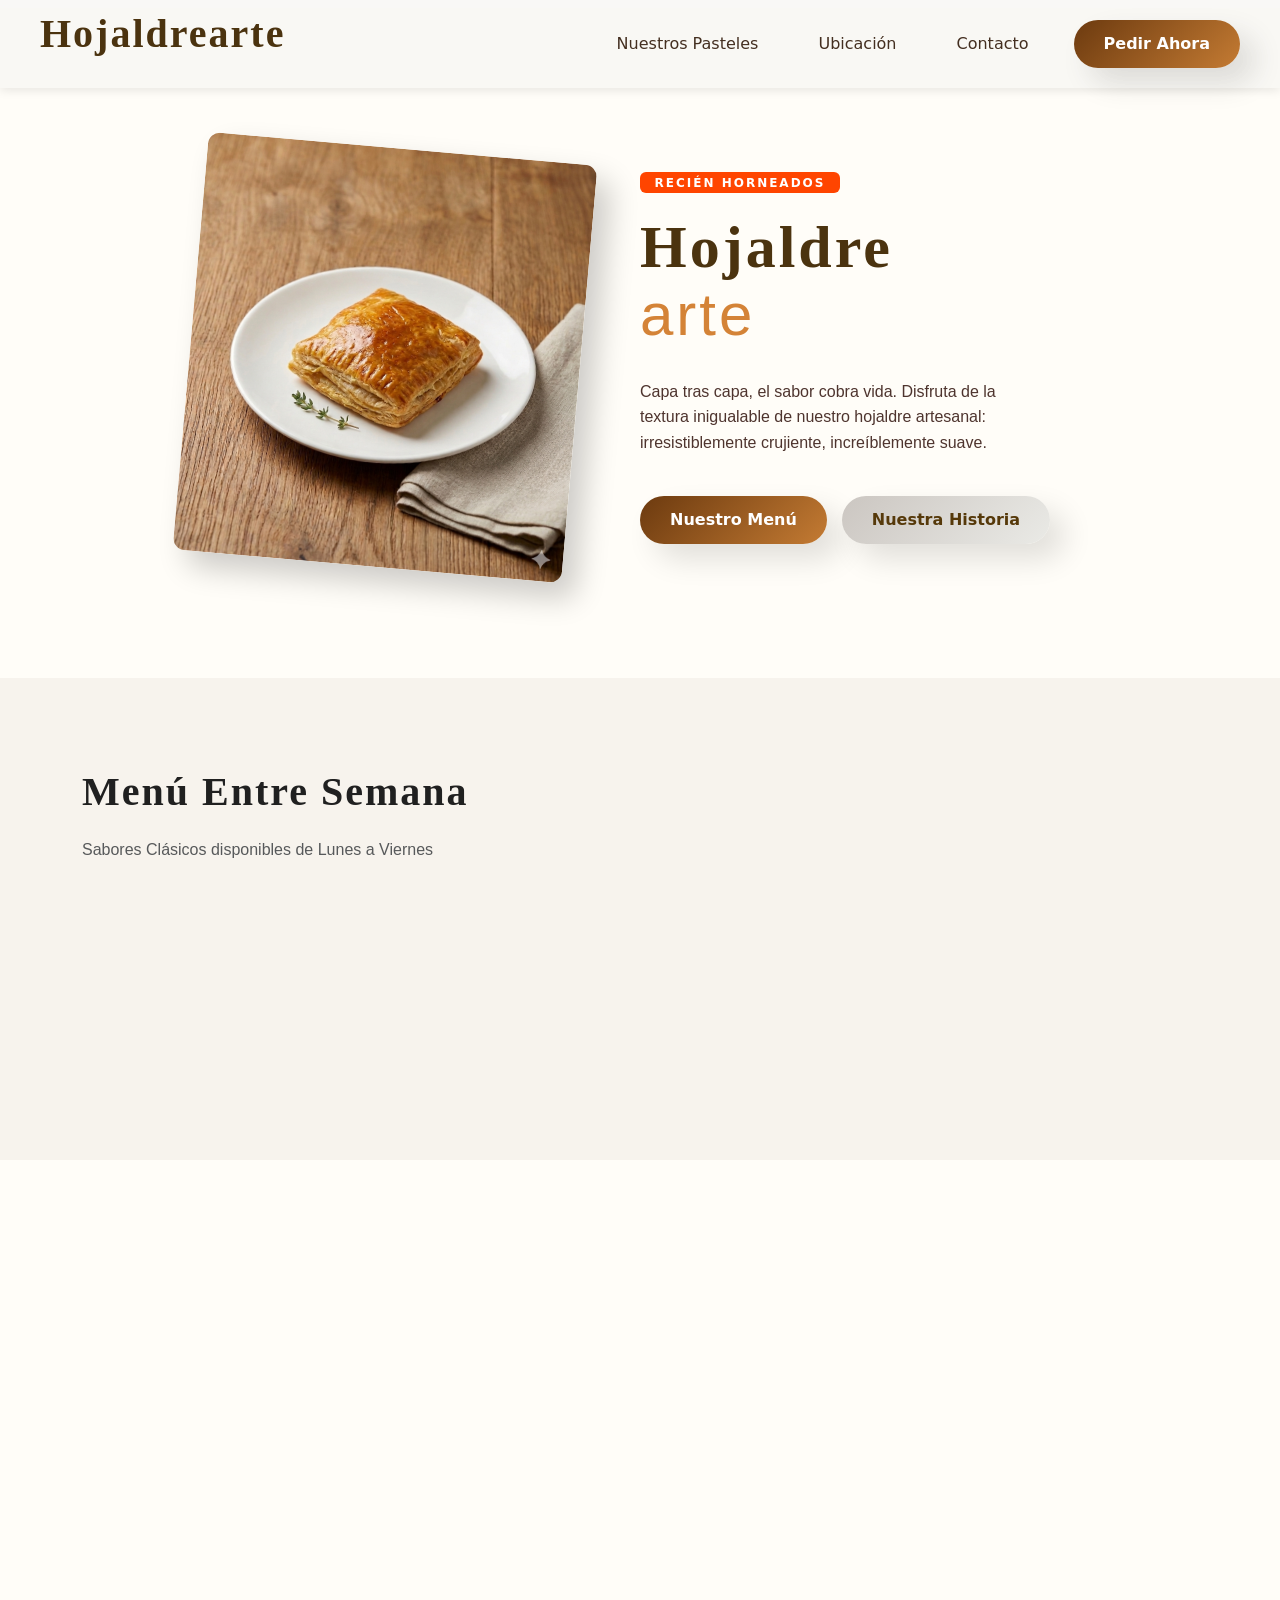
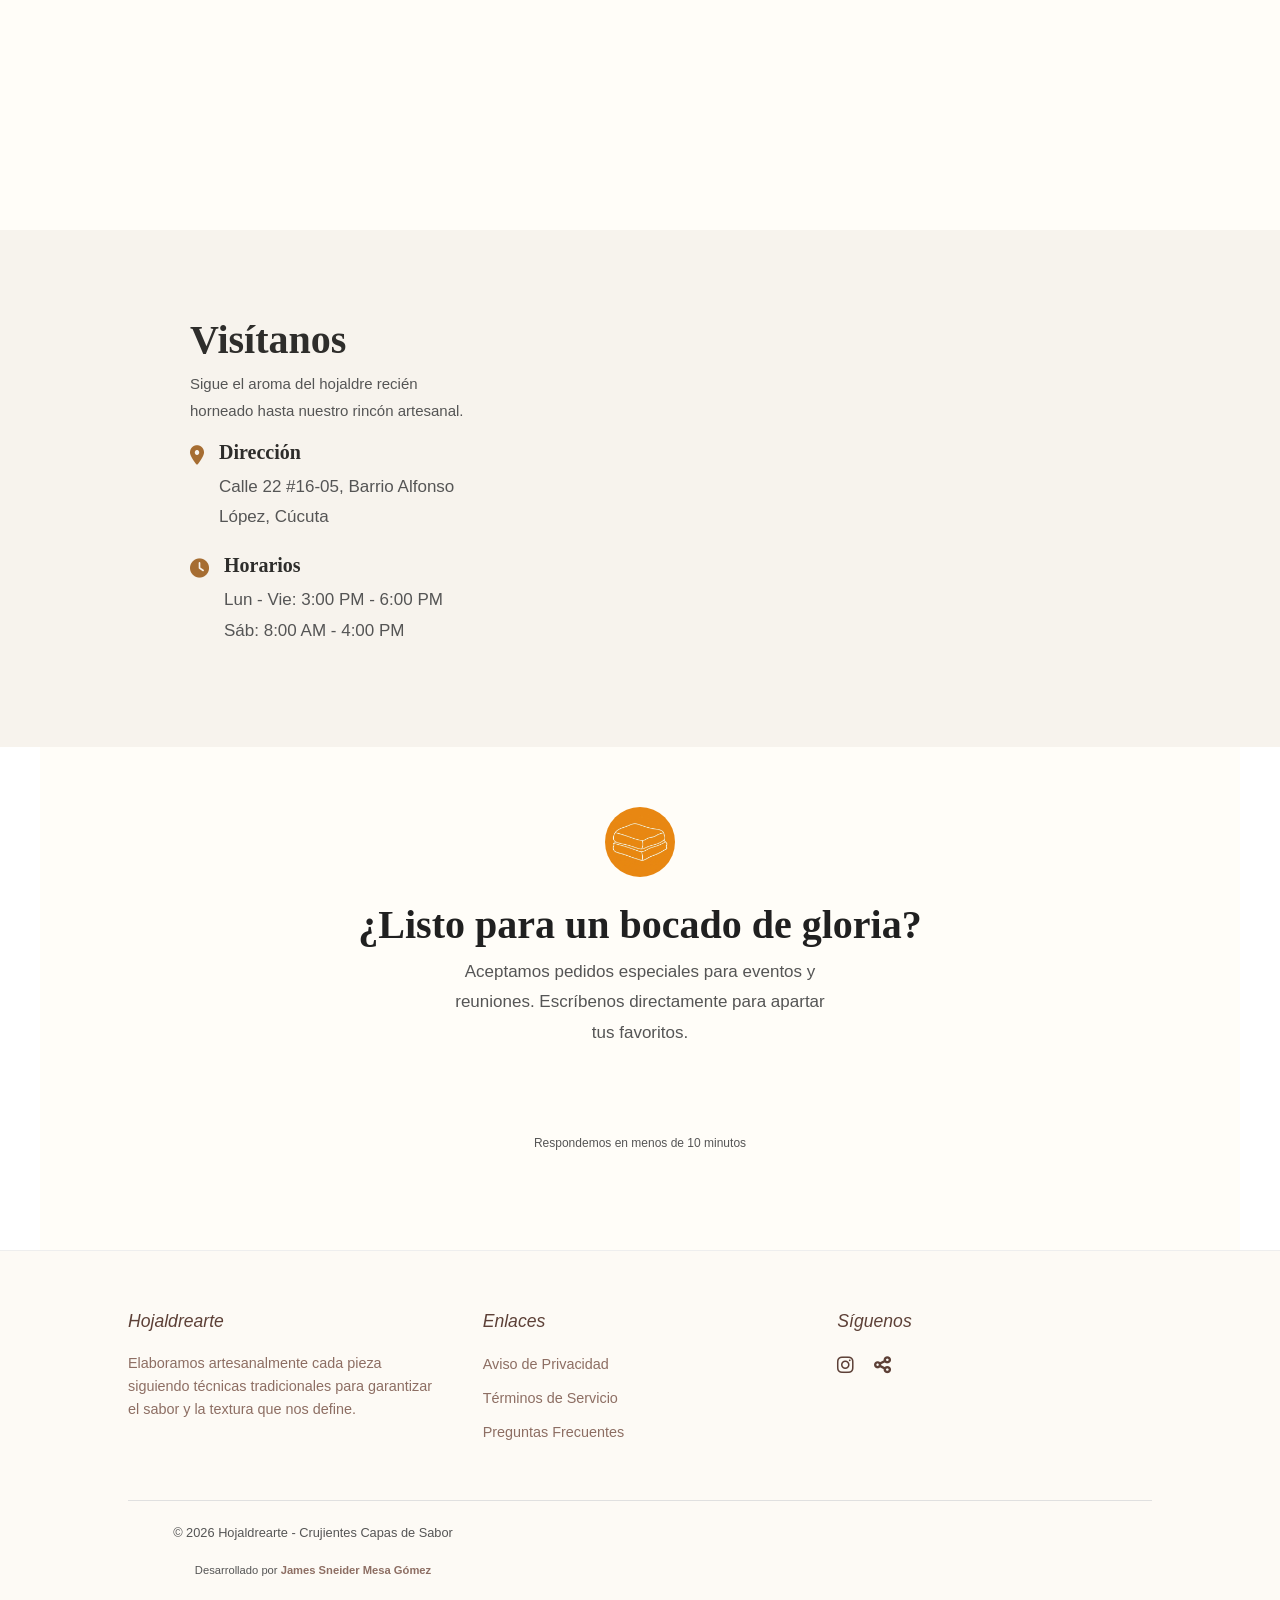
<file: index.html>
<!DOCTYPE html>
<html lang="es">
    <head>
        <meta charset="UTF-8">
        <meta name="viewport" content="width=device-width, initial-scale=1.0">
        <title>Hojaldrearte</title>
        <link rel="icon" type="image/png" href="./img/logo pestaña.png">
        <link href="https://unpkg.com/aos@2.3.1/dist/aos.css" rel="stylesheet">
        <link rel="stylesheet" href="./css/estilo.css">
        <link href="https://cdn.jsdelivr.net/npm/bootstrap@5.3.8/dist/css/bootstrap.min.css" rel="stylesheet" integrity="sha384-sRIl4kxILFvY47J16cr9ZwB07vP4J8+LH7qKQnuqkuIAvNWLzeN8tE5YBujZqJLB" crossorigin="anonymous">
        <link rel="stylesheet" href="https://cdnjs.cloudflare.com/ajax/libs/font-awesome/6.0.0/css/all.min.css">
    </head>
    <body>
        <div class="estatico">
            <nav class="menu-navegacion">
                <h1 class="logo-texto">Hojaldrearte</h1>
                <div class="enlaces">
                    <a class="boton-menu" href="#menu">Nuestros Pasteles</a>
                    <a class="boton-menu" href="#ubicacion">Ubicación</a>
                    <a class="boton-menu" href="#pedido">Contacto</a>
                    <a href="https://wa.me/573193674284?text=Hola!%20Quiero%20información"><button class="boton-pedido">Pedir Ahora</button></a>
                </div>
            </nav>
        </div>
        <section class="blanco" id="historia">
            <div class="contenedor-primero">
                <img src="./img/pastel.png" class="imagen1" alt="Hojaldre">
                <div class="contenido-texto">
                    <span class="badge">Recién Horneados</span>
                    <h1 class="titulo-destacado">Hojaldre</h1>
                    <h1 class="titulo-semidestacado">arte</h1>
                    <p>Capa tras capa, el sabor cobra vida. Disfruta de la textura inigualable de nuestro hojaldre artesanal: irresistiblemente crujiente, increíblemente suave.</p>
                    <div class="contenedor-botones">
                        <a href="#menu"><button class="boton-pedido">Nuestro Menú</button></a>
                        <a href="javascript:void(0)" id="open-historia"><button class="boton-historia">Nuestra Historia</button></a>
                    </div>
                </div>
            </div>
        </section>

        <div class="gris" id="menu">
            <div class="container"> 
                <div class="row mb-4">
                    <div class="col-12 text-start">
                        <h2 class="menu-semana fw-bold">Menú Entre Semana</h2>
                        <p class="text-muted">Sabores Clásicos disponibles de Lunes a Viernes</p>
                    </div>
                </div>

                <!-- El row debe ser el padre directo de las columnas -->
                <div class="row g-4">
                    
                    <!-- Opción A: data-aos directamente en la columna -->
                    <div class="col-12 col-lg-6" data-aos="fade-down">
                        <div class="card h-100 custom-card">  
                            <div class="row g-0 align-items-center">
                                <div class="col-4">
                                    <img src="./img/jamon con queso.jpg" class="img-fluid" alt="Jamón con Queso">
                                </div>
                                <div class="col-8">
                                    <div class="card-body">
                                        <p class="subtitulo">FAVORITO SALADO</p>
                                        <h5 class="card-title fw-bold">Jamón con Queso</h5>
                                        <p class="card-text small">Capas de mantequilla pura rellenas de jamón premium y queso criollo.</p>
                                        <p class="precio mb-0">$3.000</p>
                                    </div>
                                </div>
                            </div>
                        </div>
                    </div>

                    <!-- Segunda tarjeta -->
                    <div class="col-12 col-lg-6" data-aos="fade-down" data-aos-delay="100">
                        <div class="card h-100 custom-card">
                            <div class="row g-0 align-items-center">
                                <div class="col-4">
                                    <img src="./img/bocadillo con queso.jfif" class="img-fluid" alt="Bocadillo con Queso">
                                </div>
                                <div class="col-8">
                                    <div class="card-body">
                                        <p class="subtitulo">ESPECIAL DULCE</p>
                                        <h5 class="card-title fw-bold">Bocadillo con Queso</h5>
                                        <p class="card-text small">Prueba la gran combinación del bocadillo y queso entre deliciosas capas de hojaldre.</p>
                                        <p class="precio mb-0">$3.000</p>
                                    </div>
                                </div>
                            </div>
                        </div>
                    </div>

                </div> <!-- Fin del row -->
            </div>
        </div>

        <section class="blanco2" id="especial">
            <div data-aos="zoom-in">
                <div class="contenedor-tercero">
                    <div class="contenido-texto-3">
                        <div class="header-tarjeta">
                            <span class="linea-naranja"></span>
                            <span class="semi-titulo">EXCLUSIVO DE FIN DE SEMANA</span>
                        </div>
                        
                        <h1 class="titulo-tarjeta">Pastel de Pollo<br>Especial</h1>
                        
                        <p class="descripcion">
                            "El crujido perfecto existe: capas de hojaldre artesanal que resguardan el secreto de nuestro pollo desmechado."
                        </p>

                        <p class="precio-2">$3.000</p>
                        
                        <div class="contenedor-horarios">
                            <div class="caja-horario">
                                <p class="etiqueta-horario">DISPONIBILIDAD</p>
                                <h3 class="valor-horario">Sólo Sábados</h3>
                            </div>
                            <div class="caja-horario">
                                <p class="etiqueta-horario">HORA DE SALIDA</p>
                                <h3 class="valor-horario">8:00 AM</h3>
                            </div>
                        </div>
                        
                        <a href="https://wa.me/573193674284?text=Hola!%20Quiero%20reservar%20una%20orden%20de%20pasteles%20de%20pollo"><button class="boton-reserva">Reservar mi Porción</button></a>
                    </div>

                    <div class="contenedor-imagen-derecha">
                        <img src="./img/pollo.jfif" alt="Pastel de Pollo Especial">
                    </div>
                </div>
            </div>
        </section>

        <section class="gris-2" id="ubicacion">
            <div class="contenedor-cuarto">
                <div class="contenido-texto-4">
                    <div class="header-ubicacion">
                        <span class="titulo-ubicacion">Visítanos</span>
                    </div> 
                    <p class="descripcion-ubicacion">
                        Sigue el aroma del hojaldre recién horneado hasta nuestro rincón artesanal.
                    </p>
                    
                    <div class="contenedor-ubicacion">
                        <div class="caja-ubicacion">
                            <i class="fa-solid fa-location-dot"></i> <div>
                                <h3 class="etiqueta-ubicacion">Dirección</h3>
                                <p class="valor-ubicacion">Calle 22 #16-05, Barrio Alfonso López, Cúcuta</p>
                            </div>
                        </div>
                        <div class="caja-ubicacion">
                            <i class="fa-solid fa-clock"></i> <div>
                                <h3 class="etiqueta-ubicacion">Horarios</h3>
                                <p class="valor-ubicacion">Lun - Vie: 3:00 PM - 6:00 PM <br> Sáb: 8:00 AM - 4:00 PM</p>
                            </div>
                        </div>
                    </div>
                </div>

                <div data-aos="fade-left">
                    <div class="contenedor-mapa-derecha">
                        <iframe src="https://www.google.com/maps/embed?pb=!1m18!1m12!1m3!1d3952.1865746086796!2d-72.51411379999999!3d7.8755374!2m3!1f0!2f0!3f0!3m2!1i1024!2i768!4f13.1!3m3!1m2!1s0x8e664592d495701b%3A0x3abf635c0f4cb09f!2sEstanco%20y%20Licorer%C3%ADa%20SNEYWI!5e0!3m2!1ses-419!2sco!4v1774974772424!5m2!1ses-419!2sco" class="mapa" style="border:0;" allowfullscreen="" loading="lazy" referrerpolicy="no-referrer-when-downgrade"></iframe>
                    </div>
                </div>
                
            </div>
        </section>

        <div class="blanco-3" id="pedido">
            <div class="contenedor-quinto">
                <img src="./img/logo pestaña.png" alt="" class="mini-logo">
                <br>
                <h1 class="titulo-contacto">¿Listo para un bocado de gloria?</h1>
                <p class="descripcion-contacto">Aceptamos pedidos especiales para eventos y reuniones. Escríbenos directamente para apartar tus favoritos.</p>
                <div data-aos="zoom-in-down">
                                    <a href="https://wa.me/573193674284?text=Hola!%20Quiero%20información"><button class="boton-contacto"><i class="fab fa-whatsapp"></i> Pedir por WhatsApp</button></a>
                </div>
                <br>
                <p class="mini-texto">Respondemos en menos de 10 minutos</p>
            </div>
        </div>

        <footer class="footer-container">
            <div class="footer-content">
                <!-- Columna 1: Logo y Descripción -->
                <div class="footer-column">
                    <h3>Hojaldrearte</h3>
                    <p>Elaboramos artesanalmente cada pieza siguiendo técnicas tradicionales para garantizar el sabor y la textura que nos define.</p>
                </div>

                <!-- Columna 2: Enlaces Rápidos -->
                <div class="footer-column">
                    <h3>Enlaces</h3>
                    <ul>
                        <li><a href="./html/privacidad.html">Aviso de Privacidad</a></li>
                        <li><a href="./html/terminos.html">Términos de Servicio</a></li>
                        <li><a href="./html/preguntas.html">Preguntas Frecuentes</a></li>
                    </ul>
                </div>

                <!-- Columna 3: Redes Sociales -->
                <div class="footer-column">
                    <h3>Síguenos</h3>
                    <div class="iconos-sociales">
                        <!-- Usando iconos de Font Awesome (debes tener la librería cargada) -->
                        <a href="https://www.instagram.com/hojaldrearte/"><i class="fab fa-instagram"></i></a>
                        <a href="javascript:void(0)" id="share-button"><i class="fas fa-share-alt"></i></a>
                    </div>
                </div>
            </div>

            <!-- Línea de Copyright -->
            <div class="footer-bottom">
                <p>&copy; 2026 Hojaldrearte - Crujientes Capas de Sabor</p>
                <p style="font-size: 0.7rem; margin-top: 5px;">
                    Desarrollado por <a href="https://james2180.github.io/Mi-perfil-como-Programador/" style="color: #8d6e63; text-decoration: none; font-weight: bold;">James Sneider Mesa Gómez</a>
                </p>
            </div>
        </footer>

        <div id="modal-historia" class="modal">
            <div class="modal-content">
                <div class="modal-content">
                    <header class="modal-header">
                        <h2 class="titulo-principal">Nuestra Historia</h2>
                        <p class="tagline">Del corazón de nuestro hogar a su mesa</p>
                        <span class="close-btn">&times;</span>
                    </header>

                    <div class="modal-body">
                        <div class="image-container">
                            <img src="./img/historia.jpeg" alt="Nuestra familia horneando" class="modal-img">
                        </div>

                        <div class="contenido-texto">
                            <section>
                                <h3><span class="icon">✨</span> La búsqueda del "toque mágico"</h3>
                                <p>Todo comenzó con un sueño familiar: crear algo que no solo alimentara, sino que alegrara el día de nuestros vecinos. Queríamos crear un momento especial para grandes y pequeños.</p>
                            </section>

                            <section>
                                <h3><span class="icon">🥐</span> El secreto está en el hojaldre</h3>
                                <p>Cambiamos la harina de maíz por el rodillo y la masa de hojaldre. En nuestra cocina, entre el aroma del horno y risas, nació nuestro primer pastel: un bocado crujiente y dorado que nos mostró el camino.</p>
                            </section>

                            <div class="highlight-box">
                                <h4>Nuestra Promesa</h4>
                                <p>Cada pastel está hecho con paciencia, capas de dedicación y los mejores ingredientes. No somos solo una pastelería; somos una familia compartiendo su alegría.</p>
                            </div>
                        </div>
                    </div>

                    <footer class="modal-footer">
                        <p class="cta-text">"¡Ven y cuéntanos cuál debería ser nuestro próximo sabor!"</p>
                        <a href="https://wa.me/573193674284?text=Hola!%20Quiero%20información"><button class="btn-primary">¡Quiero probarlos!</button></a>
                    </footer>
                </div>
            </div>
        </div>

        <!-- 
        Sitio Web: Hojaldrearte
        Autor: James Sneider Mesa Gómez
        Fecha: 2026
        Contacto: Jamessneidermesagomez@gmail.com
        -->

        <script src="./js/modal-historia.js"></script>
        <script src="https://cdn.jsdelivr.net/npm/bootstrap@5.3.8/dist/js/bootstrap.bundle.min.js" integrity="sha384-FKyoEForCGlyvwx9Hj09JcYn3nv7wiPVlz7YYwJrWVcXK/BmnVDxM+D2scQbITxI" crossorigin="anonymous"></script>
        <script src="https://unpkg.com/aos@2.3.1/dist/aos.js"></script>
        <script>
        AOS.init();
        </script>
    </body>
</html>
</file>
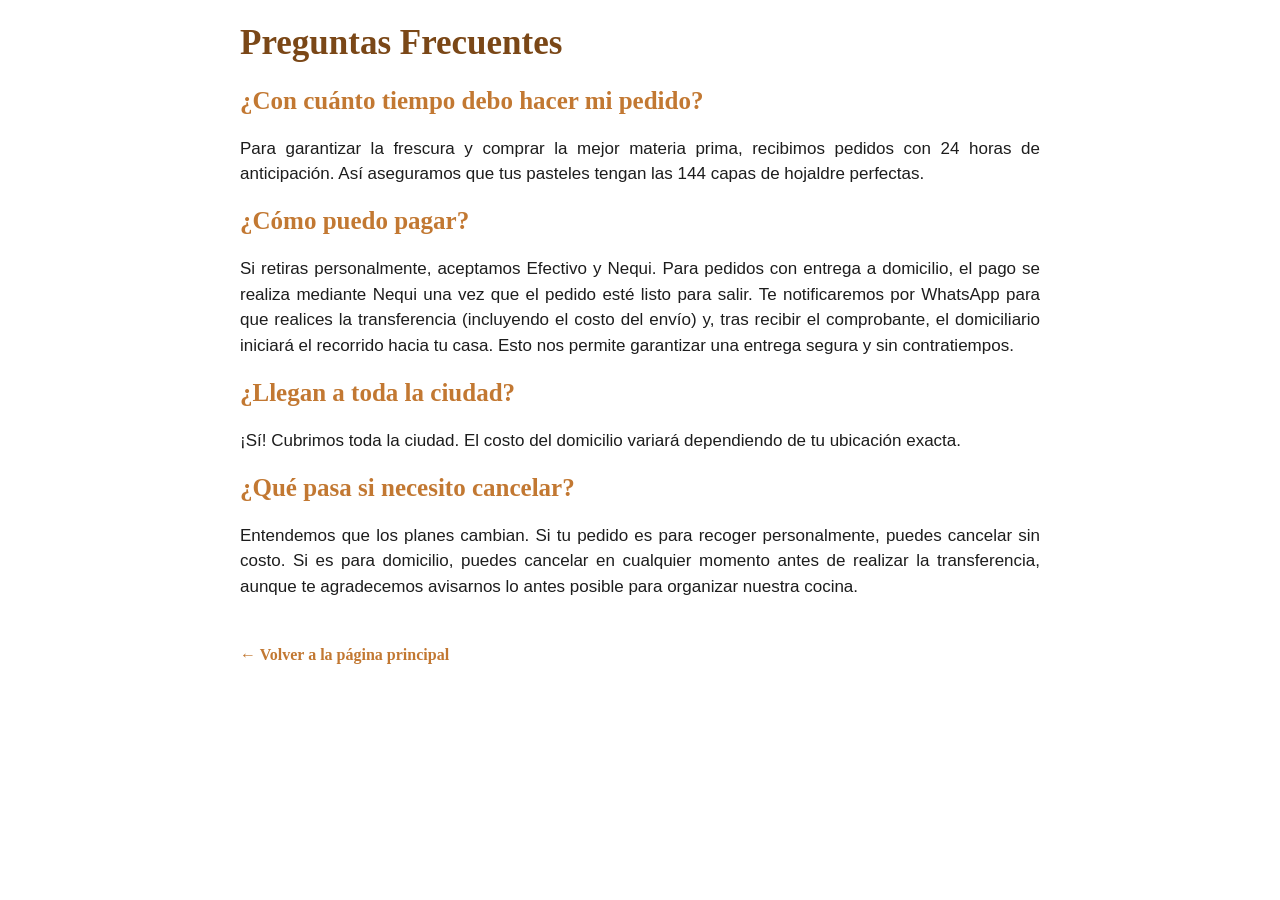
<file: html/preguntas.html>
<!DOCTYPE html>
<html lang="es">
<head>
    <meta charset="UTF-8">
    <meta name="viewport" content="width=device-width, initial-scale=1.0">
    <title>Preguntas Frecuentes</title>
    <link rel="icon" type="image/png" href="./img/Logo pestaña.jfif">
    <link rel="stylesheet" href="../css/subpaginas.css">
</head>
<body>
    <h1 class="titulo">Preguntas Frecuentes</h1>

    <h2 class="subtitulo">¿Con cuánto tiempo debo hacer mi pedido?</h2>

    <p class="contenido">Para garantizar la frescura y comprar la mejor materia prima, recibimos pedidos con 24 horas de anticipación. Así aseguramos que tus pasteles tengan las 144 capas de hojaldre perfectas.</p>

    <h2 class="subtitulo">¿Cómo puedo pagar?</h2>

    <p class="contenido">Si retiras personalmente, aceptamos Efectivo y Nequi. Para pedidos con entrega a domicilio, el pago se realiza mediante Nequi una vez que el pedido esté listo para salir. Te notificaremos por WhatsApp para que realices la transferencia (incluyendo el costo del envío) y, tras recibir el comprobante, el domiciliario iniciará el recorrido hacia tu casa. Esto nos permite garantizar una entrega segura y sin contratiempos.</p>

    <h2 class="subtitulo">¿Llegan a toda la ciudad?</h2>

    <p class="contenido">¡Sí! Cubrimos toda la ciudad. El costo del domicilio variará dependiendo de tu ubicación exacta.</p>

    <h2 class="subtitulo">¿Qué pasa si necesito cancelar?</h2>

    <p class="contenido">Entendemos que los planes cambian. Si tu pedido es para recoger personalmente, puedes cancelar sin costo. Si es para domicilio, puedes cancelar en cualquier momento antes de realizar la transferencia, aunque te agradecemos avisarnos lo antes posible para organizar nuestra cocina.</p>

    <div style="margin-bottom: 20px;">
        <a href="../index.html" style="text-decoration: none; color: #c27832; font-weight: bold;">
            ← Volver a la página principal
        </a>
    </div>

</body>
</html>
</file>
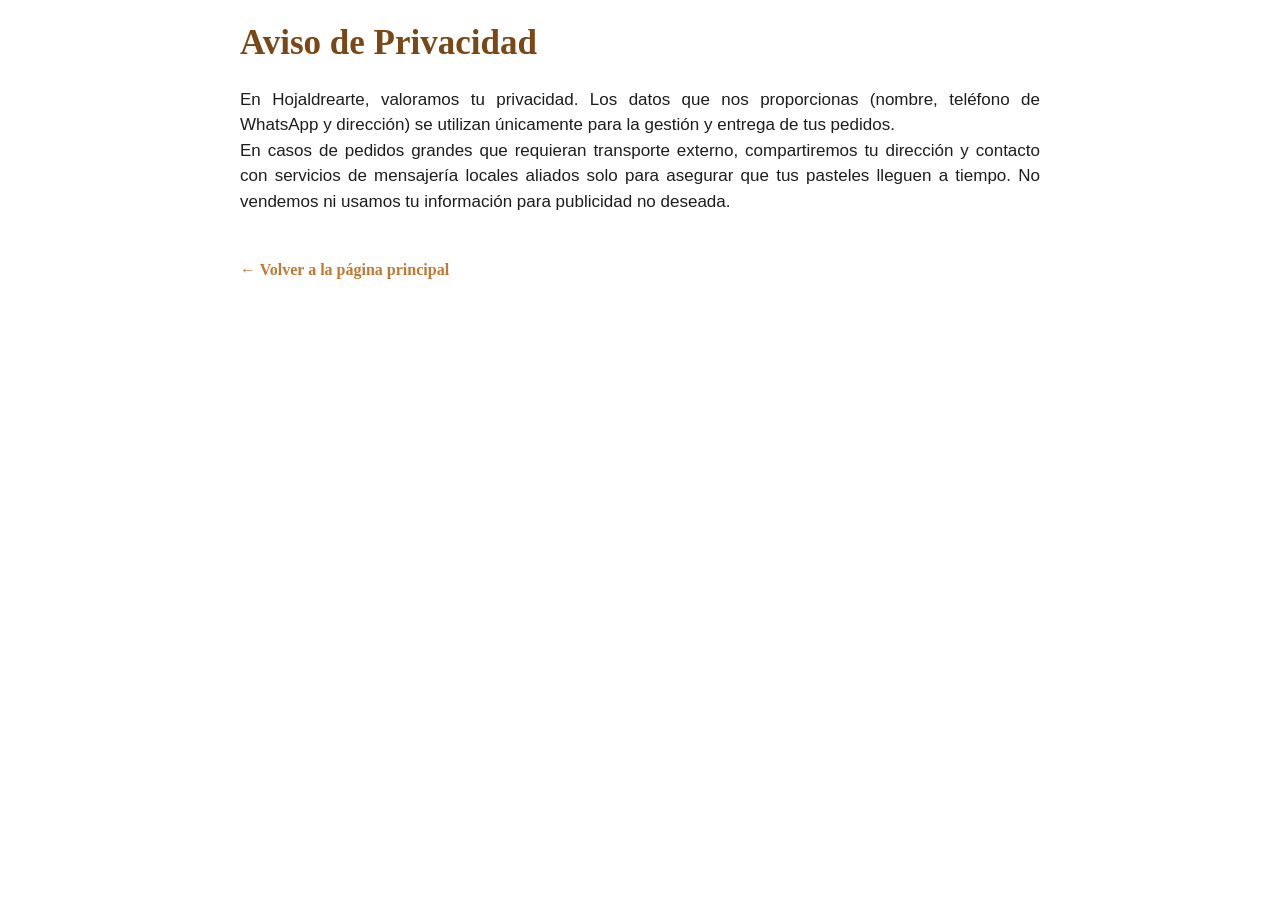
<file: html/privacidad.html>
<!DOCTYPE html>
<html lang="es">
<head>
    <meta charset="UTF-8">
    <meta name="viewport" content="width=device-width, initial-scale=1.0">
    <title>Aviso de Privacidad</title>
    <link rel="icon" type="image/png" href="./img/Logo pestaña.jfif">
    <link rel="stylesheet" href="../css/subpaginas.css">
</head>
<body>

    <h1 class="titulo">Aviso de Privacidad</h1>

    <p class="contenido">
        En Hojaldrearte, valoramos tu privacidad. Los datos que nos proporcionas (nombre, teléfono de WhatsApp y dirección) se utilizan únicamente para la gestión y entrega de tus pedidos. <br>

        En casos de pedidos grandes que requieran transporte externo, compartiremos tu dirección y contacto con servicios de mensajería locales aliados solo para asegurar que tus pasteles lleguen a tiempo. No vendemos ni usamos tu información para publicidad no deseada.
    </p>
    <div style="margin-bottom: 20px;">
        <a href="../index.html" style="text-decoration: none; color: #c27832; font-weight: bold;">
            ← Volver a la página principal
        </a>
    </div>
</body>
</html>
</file>
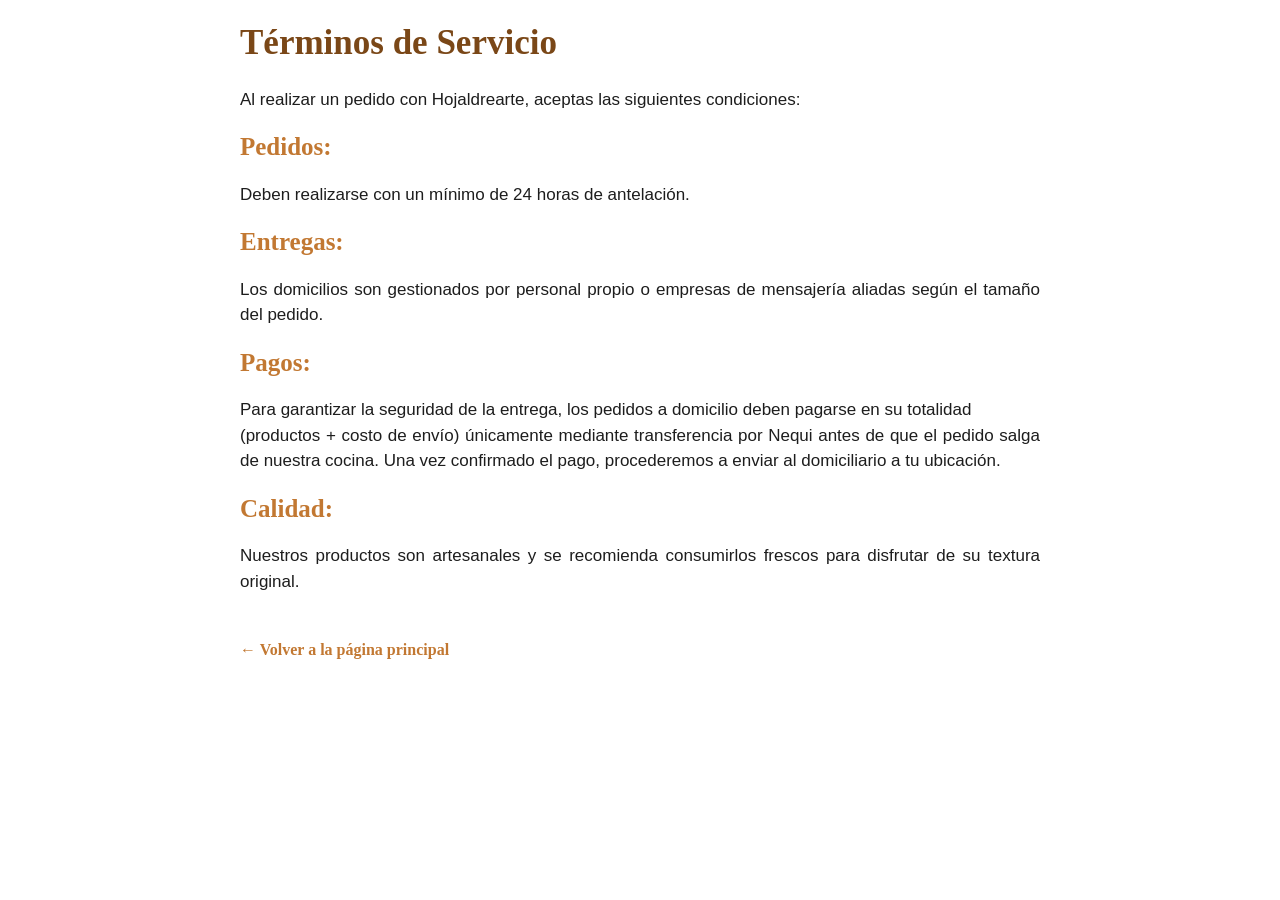
<file: html/terminos.html>
<!DOCTYPE html>
<html lang="es">
<head>
    <meta charset="UTF-8">
    <meta name="viewport" content="width=device-width, initial-scale=1.0">
    <title>Términos de Servicio</title>
    <link rel="icon" type="image/png" href="./img/Logo pestaña.jfif">
    <link rel="stylesheet" href="../css/subpaginas.css">
</head>
<body>

    <h1 class="titulo">Términos de Servicio</h1>

    <p class="contenido">Al realizar un pedido con Hojaldrearte, aceptas las siguientes condiciones:</p>

    <h2 class="subtitulo">Pedidos:</h2> <p class="contenido">Deben realizarse con un mínimo de 24 horas de antelación.</p>

    <h2 class="subtitulo">Entregas:</h2> <p class="contenido">Los domicilios son gestionados por personal propio o empresas de mensajería aliadas según el tamaño del pedido.</p>

    <h2 class="subtitulo">Pagos:</h2> <p class="contenido">Para garantizar la seguridad de la entrega, los pedidos a domicilio deben pagarse en su totalidad <br> (productos + costo de envío) únicamente mediante transferencia por Nequi antes de que el pedido salga de nuestra cocina. Una vez confirmado el pago, procederemos a enviar al domiciliario a tu ubicación.</p>

    <h2 class="subtitulo">Calidad:</h2> <p class="contenido">Nuestros productos son artesanales y se recomienda consumirlos frescos para disfrutar de su textura original.</p>
    
    <div style="margin-bottom: 20px;">
        <a href="../index.html" style="text-decoration: none; color: #c27832; font-weight: bold;">
            ← Volver a la página principal
        </a>
    </div>
</body>
</html>
</file>
<file: css/estilo.css>
body {
    margin: 0; /* Asegúrate de que no haya márgenes por defecto */
    padding-top: 0; /* Elimina esto para quitar el espacio extra */
}

.estatico {
    position: sticky;
    top: 0;
    width: 100%;
    background-color: rgba(247, 245, 243, 0.7) ;
    z-index: 1000;
    /* Quitamos el height fijo para que no sea tan alto */
    padding: 0px 0;
    transition: all 0.3s ease; 
    box-shadow: 0 2px 10px rgba(0,0,0,0.1); /* Tip: agrega una sombra para que se note que flota sobre el contenido */
}

.boton-menu{
    text-decoration: none ; /* Quita el subrayado */
    border-radius: 15px;
    padding: 5px 15px ;
    color: #442f20 ; /* Color café del texto */
    font-weight: 500;
    transition: 0.3s;
}

.boton-menu:hover{
    color: #c4833d; /* El color café claro/naranja de tu marca */
    text-decoration: none; /* Asegura que no reaparezca el subrayado */
    transition: 0.3s;
}

.menu-navegacion {
    display: flex;
    justify-content: space-between; /* Empuja el logo a la izquierda y enlaces a la derecha */
    align-items: center; /* Centra todo verticalmente */
    padding: 10px 40px;
}

.enlaces {
    display: flex;
    gap: 30px; /* Crea el espacio perfecto entre cada enlace sin usar &nbsp; */
    align-items: center;
}

.blanco{
    padding: 10px 0;
    width: 100%;
    height: 700px;
    background: rgb(255, 253, 248);
    display: flex;
    justify-content: center;
    align-items: center;
    margin-top: -80px;
}

.contenedor-primero {
    display: flex;
    justify-content: space-around;
    gap: 60px; /* Esto separa la imagen del texto con "aire" */
    max-width: 900px;
    width: 95%;
}

.contenedor-botones{
    display: flex;
    gap: 15px;          /* Crea un espacio de 15px entre los botones */
    margin-top: 20px;    /* Separa los botones del texto de arriba */
    align-items: center; /* Los mantiene nivelados si tienen alturas distintas */
}

.contenido-texto {
    display: flex;
    flex-direction: column;
    justify-content: center;
    text-align: left;
}

.badge {
    text-transform: uppercase;
    font-size: 0.8rem;
    letter-spacing: 2px;
    color: #888;
    margin-bottom: 10px;
    color: aliceblue;
    background-color: orangered;
    width: 200px;
}

.logo-texto{
  font-size: 40px; /* Más grande para que destaque */
    margin: 0 0 20px 0;
    color: rgb(75, 51, 15); /* Un tono oro más elegante */
    letter-spacing: 0.05em; /* Letras más separadas */
    font-family: 'Times New Roman', Times, serif; /* Una serif se ve más Premium */
    font-weight: bold; /* <-- Añadido: Aumenta el grosor de la letra */
}

.titulo-destacado {
    font-size: 60px; /* Más grande para que destaque */
    margin: 0 0 20px 0;
    color: rgb(75, 51, 15); /* Un tono oro más elegante */
    letter-spacing: 0.05em; /* Letras más separadas */
    font-family: 'Times New Roman', Times, serif; /* Una serif se ve más Premium */
    font-weight: bold; /* <-- Añadido: Aumenta el grosor de la letra */
    margin-bottom: 0; /* Quita el espacio de abajo */
    line-height: 0.8; /* Ajusta la altura de la línea para que se acerquen más */
}

.titulo-semidestacado {
    font-size: 60px; /* Más grande para que destaque */
    margin: 0 0 20px 0;
    letter-spacing: 0.05em; /* Letras más separadas */
    font-family: 'Lucida Grande', 'Lucida Sans', Arial, sans-serif; /* Una serif se ve más Premium */
    font-weight: bold; /* <-- Añadido: Aumenta el grosor de la letra */
    margin-top: 0;    /* Quita el espacio de arriba */
    line-height: 0.8;
    font-weight: 300; /* Más delgado que el de arriba */
    color: #d48337;   /* Un oro un poco más brillante */
}

.menu-semana{
    font-size: 40px; /* Más grande para que destaque */
    margin: 0 0 20px 0;
    color: #202020; /* Un tono oro más elegante */
    letter-spacing: 0.05em; /* Letras más separadas */
    font-family: 'Times New Roman', Times, serif; /* Una serif se ve más Premium */
    font-weight: bold; /* <-- Añadido: Aumenta el grosor de la letra */
}

p {
    line-height: 1.8; /* Más espacio entre líneas para lectura fácil */
    font-family: Arial, Helvetica, sans-serif;
    font-weight: normal;
    max-width: 370px;
    color: #555;
    margin-bottom: 30px;
}

.imagen1 {
    width: 390px;
    height: auto; /* Para no deformar la imagen */
    border-radius: 12px; /* Bordes un poco más suaves */
    box-shadow: 15px 15px 30px rgba(0,0,0,0.2); /* Sombra suave para dar profundidad */
    transform: rotate(5deg);
    transition: 0.5s;
}

.imagen1:hover{
    transform: rotate(0deg);
    transition: 0.5s;
}

/* Estilo extra para el botón si quieres que se vea mejor */
.boton-pedido {
    width: fit-content;
    padding: 12px 30px;
    /* Cambiamos 'background' por 'background: linear-gradient' */
    background: linear-gradient(135deg, rgb(108, 58, 15), rgb(196, 123, 51));
    color: #ffffff;
    border: none;
    border-radius: 25px;
    cursor: pointer;
    font-weight: bold;
    transition: transform 0.2s; /* Un pequeño efecto al pasar el mouse */
    box-shadow: 15px 15px 30px rgba(0,0,0,0.12);
}

.boton-pedido:hover {
    background: linear-gradient(135deg, rgb(156, 84, 21), rgb(241, 152, 63));
    transform: scale(1.05);
}

.boton-historia{
    width: fit-content;
    padding: 12px 30px;
    /* Cambiamos 'background' por 'background: linear-gradient' */
    background: linear-gradient(135deg, rgb(203, 198, 193), rgb(234, 234, 230));
    color: #56390a;
    border: none;
    border-radius: 25px;
    cursor: pointer;
    font-weight: bold;
    transition: transform 0.2s; /* Un pequeño efecto al pasar el mouse */
    box-shadow: 15px 15px 30px rgba(0,0,0,0.12);
}

/* Opcional: Que brille un poco más cuando pases el mouse encima */
.boton-historia:hover {
    background: linear-gradient(135deg, rgb(206, 204, 201), rgb(243, 242, 241));
    transform: scale(1.05);
}

.gris { 
    background-color: #f7f3ed;
    padding: 90px 0;
    margin-top: -30px;
}

.subtitulo {
    color: #d35400;
    font-weight: bold;
    font-size: 0.8rem;
    margin-bottom: 5px;
}

.precio {
    color: #d35400;
    font-weight: bold;
    font-size: 1.2rem;
}

.custom-card {
    background: white;
    border: none;
    border-radius: 30px; /* Borde exterior */
    overflow: hidden; 
    max-width: 500px; 
    margin: auto;
    padding: 15px; /* Un poco más de aire se ve más premium */
    box-shadow: 0 10px 30px rgba(0,0,0,0.05);
    transition: transform 0.3s ease, box-shadow 0.3s ease; /* Transición más fluida */
}

.custom-card:hover {
    transform: translateY(-5px); /* Un pequeño salto hacia arriba suele verse mejor que el scale */
    box-shadow: 0 15px 35px rgba(0,0,0,0.12);
}

.img-fluid {
    /* Si la tarjeta tiene 30px y el padding es 15px, 
       el radio de la imagen debería ser unos 20px para verse perfecto */
    border-radius: 10px ; 
    object-fit: cover;
    height: 100%; /* Asegura que llene el espacio si el texto es largo */
}

/* Ajuste para el texto */
.card-body {
    padding-left: 15px ; /* Separa el texto de la imagen */
}

.blanco2{
    padding: 60px 0;
    width: 100%;
    height: 700px;
    background: rgb(255, 253, 248);
    display: flex;
    justify-content: center;
    align-items: center;
    margin-top: -60px;
}

.contenedor-tercero{
    background-color: #33302b; /* El café oscuro del ejemplo */
    border-radius: 40px;       /* Bordes muy redondeados */
    display: flex;
    overflow: hidden;          /* Corta la imagen para que respete el redondeado */
    max-width: 950px;
    margin: 50px auto;
    color: white;
    max-height: 600px;
    align-items: stretch;
}

.precio-2{
    font-family: Arial, Helvetica, sans-serif;
    font-size: 30px;
    color: #e29b4e;
    font-weight: bold;
}

.contenido-texto-3{
    flex: 1 1 50%;
    padding: 60px;
    display: flex;
    flex-direction: column;
    justify-content: center;
    width: 50%;
}

.header-tarjeta {
    display: flex;
    align-items: center;
    gap: 10px;
    margin-bottom: 20px;
}

.linea-naranja {
    width: 30px;
    height: 2px;
    background-color: #a66d32;
}

.semi-titulo {
    color: #a66d32;
    font-size: 0.75rem;
    font-weight: bold;
    letter-spacing: 1px;
}

.imagen3{
    width: 50%;
    height: 100%; /* Para no deformar la imagen */
    border-radius: 30px;
    box-shadow: 15px 15px 30px rgba(0,0,0,0.2); /* Sombra suave para dar profundidad */
    filter: brightness(0.5);
    transition: 0.5s;
}

.semi-titulo{
    color: #d6a843;
    font-family: Arial, Helvetica, sans-serif;
    font-size: 20px;
}

.titulo-tarjeta{
    font-family: 'Playfair Display', serif; /* O una Serif similar */
    font-size: 3rem;
    line-height: 1.1;
    margin-bottom: 25px;
}

.descripcion{
    font-style: italic; 
    color: #ccc;
    font-size: 0.95rem;
    margin-bottom: 30px;
    line-height: 1.6;
}

.contenedor-horarios{
    display: flex;
    gap: 20px;
    margin-bottom: 40px;
}

.caja-horario {
    background-color: rgba(255, 255, 255, 0.05); /* Fondo oscuro sutil */
    padding: 15px 25px;
    border-radius: 15px;
    border: 1px solid rgba(166, 109, 50, 0.3);
}

.etiqueta-horario {
    font-size: 0.65rem;
    color: #888;
    margin-bottom: 5px;
    font-weight: bold;
}

.valor-horario {
    font-size: 1rem;
    margin: 0;
}

/* Botón de Reserva */
.boton-reserva {
    width: fit-content;
    padding: 12px 30px;
    /* Cambiamos 'background' por 'background: linear-gradient' */
    background: linear-gradient(135deg, rgb(108, 58, 15), rgb(196, 123, 51));
    color: #ffffff;
    border: none;
    border-radius: 25px;
    cursor: pointer;
    font-weight: bold;
    transition: transform 0.2s; /* Un pequeño efecto al pasar el mouse */
    box-shadow: 15px 15px 30px rgba(0,0,0,0.12);
}

.boton-reserva:hover {
    background: linear-gradient(135deg, rgb(156, 84, 21), rgb(241, 152, 63));
    transform: scale(1.05);
}

/* Lado de la Imagen */
.contenedor-imagen-derecha {
    flex: 1 1 50%;
    width: 50%;
    line-height: 0;
}

.contenedor-imagen-derecha img {
    width: 100%;
    height: 100%;
    object-fit: cover; /* Para que la imagen no se deforme */
    filter: grayscale(100%); /* Un toque más serio como el ejemplo */
    transition: 0.5s;
}

.contenedor-imagen-derecha img:hover {
    filter: grayscale(0%);
}

/* Responsivo para móviles */
@media (max-width: 768px) {
    .contenedor-tercero {
        flex-direction: column;
    }
    .contenido-texto {
        padding: 40px 20px;
    }
}

.gris-2{
    background-color: #f7f3ed;
    padding: 80px 0;
    margin-top: -30px;
    display: flex;
    justify-content: center;
    align-items: center;

}

.contenedor-cuarto{
    display: flex;
    justify-content: space-around;
    gap: 60px; /* Esto separa la imagen del texto con "aire" */
    max-width: 900px;
}

.contenido-texto-4{
    width: 50%;
}

.titulo-ubicacion{
    color: #2e2d2b;
    font-family: 'Times New Roman', Times, serif;
    font-size: 40px;
    font-weight: bold;
}

.descripcion-ubicacion{
    color: #555;
    font-family: Arial, Helvetica, sans-serif;
    font-size: 15px;
}

.caja-ubicacion{
    display: flex;
    align-items: flex-start;
    gap: 15px;
    margin-bottom: 20px;
}

.caja-ubicacion i{
    color: #a66d32; /* El color café de tu marca */
    font-size: 1.2rem;
    margin-top: 5px; /* Para alinearlo bien con la primera línea de texto */
}

.etiqueta-ubicacion{
    color: #2e2d2b;
    font-family: Georgia, 'Times New Roman', Times, serif;
    font-size: 20px;
    font-weight: bold;
    display: block;
}

.valor-ubicacion{
    color: #555;
    font-family: Arial, Helvetica, sans-serif;
    font-size: 17px;
    margin: 0;
}

.contenedor-mapa-derecha{
    width: 50%;
    height: 100%;
}

.mapa{
    width: 550px; 
    height: 350px;
    border-radius: 30px;
}

.blanco-3{
    max-width: 1200px; /* El ancho estándar para que se vea como en tus capturas */
    margin-left: auto;
    margin-right: auto;
    padding: 0 20px;   /* Evita que toque los bordes en celulares */
    background: rgb(255, 253, 248);
}

.contenedor-quinto{
    display: flex;
    flex-direction: column; /* Alinea los hijos en columna */
    align-items: center;    /* Centra horizontalmente todos los elementos hijos */
    text-align: center;     /* Centra las líneas de texto dentro de los párrafos */
    padding: 80px 0;
}

.mini-logo{
    width: 70px;
    height: 70px;
    border-radius: 50%;
    margin-top: -20px;
}

.titulo-contacto{
    font-family: Georgia, 'Times New Roman', Times, serif;
    color: #202020;
    font-weight: bold;
    font-size: 40px;
}

.descripcion-contacto{
    font-family: Arial, Helvetica, sans-serif;
    color: #555;
    font-size: 17px;
}

.boton-contacto{
    background-color: #25d366; /* Verde oficial de WhatsApp */
    color: white;
    padding: 10px 20px;
    border-radius: 50px;
    text-decoration: none;
    display: inline-flex;
    align-items: center;
    font-weight: bold;
    box-shadow: 9px 9px 9px rgb(0, 0, 0, 0.12);
    border: 0px;
    transition: 0.3s;
}

.boton-contacto i{
    margin-right: 10px; /* Espacio entre el logo y el texto */
    font-size: 1.2rem;   /* Tamaño del logo */
}

.boton-contacto:hover{
    background-color: #39d353;
    transform: scale(1.05);
    transition: 0.3s;
}

.mini-texto{
    font-family: Arial, Helvetica, sans-serif;
    color: #555;
    font-size: 12px;
}

/* Pie de Página */

.footer-container {
    background-color: #fdfaf5; /* Color crema suave del fondo */
    padding: 60px 10% 20px 10%;
    font-family: 'Arial', sans-serif;
    color: #5d4037; /* Color café oscuro para el texto */
    border-top: 1px solid #eee;
}

.footer-content {
    display: flex;
    justify-content: space-between;
    flex-wrap: wrap;
    gap: 40px;
    margin-bottom: 40px;
}

.footer-column {
    flex: 1;
    min-width: 200px;
}

.footer-column h3 {
    font-size: 1.1rem;
    margin-bottom: 20px;
    font-style: italic; /* Estilo elegante como el de la imagen */
}

.footer-column p {
    font-size: 0.9rem;
    line-height: 1.6;
    color: #8d6e63; /* Texto un poco más claro */
}

.footer-column ul {
    list-style: none;
    padding: 0;
}

.footer-column ul li {
    margin-bottom: 10px;
}

.footer-column ul li a {
    text-decoration: none;
    color: #8d6e63;
    font-size: 0.9rem;
}

.footer-column ul li a:hover {
    color: #d4a373; /* Cambio de color al pasar el mouse */
}

.iconos-sociales a {
    font-size: 1.2rem;
    color: #5d4037;
    margin-right: 15px;
    text-decoration: none;
}

.footer-bottom {
    text-align: center;
    border-top: 1px solid #e0e0e0;
    padding-top: 20px;
    font-size: 0.8rem;
    color: #aaa;
}

/* Fondo oscuro que cubre la pantalla */
.modal {
  display: none; /* Oculto por defecto */
  position: fixed;
  z-index: 1000;
  left: 0;
  top: 0;
  width: 100%;
  height: 100%;
  background-color: rgba(0, 0, 0, 0.7); /* Oscurece el fondo */
}

/* Botón de cerrar (X) */
.close-btn {
  position: absolute;
  right: 20px;
  top: 10px;
  font-size: 28px;
  cursor: pointer;
}

/* Contenedor Principal del Modal */
.modal-content {
    background-color: #ffffff;
    border-radius: 20px;
    overflow: hidden;
    max-width: 1000px;
    margin: auto;
    font-family: 'Segoe UI', Roboto, Helvetica, Arial, sans-serif;
    box-shadow: 0 15px 30px rgba(0,0,0,0.15);
}

/* Cabecera */
.modal-header {
    background-color: #fdf8e6; /* Un tono crema suave */
    padding: 30px 20px;
    text-align: center;
    border-bottom: 2px solid #f1e4bc;
    display: flex;
    justify-content: space-around;
}

.titulo-principal {
    color: #5d4037; /* Café oscuro */
    font-size: 2.2rem;
    margin: 0;
    font-weight: 800;
}

.tagline {
    color: #8d6e63;
    font-style: italic;
    font-size: 1.1rem;
    margin-top: 5px;
}

/* Cuerpo del Modal con diseño flexible */
.modal-body {
    display: flex;
    flex-wrap: wrap;
    padding: 30px;
    gap: 30px;
}

/* Contenedor de Imagen */
.image-container {
    flex: 1;
    min-width: 450px;
}

.modal-img {
    width: 100%;
    height: 100%;
    object-fit: cover;
    border-radius: 15px;
    box-shadow: 0 8px 20px rgba(0,0,0,0.1);
    transition: transform 0.3s ease;
}

.modal-img:hover {
    transform: scale(1.02);
}

/* Contenido de Texto */
.contenido-texto {
    flex: 1.5;
    min-width: 300px;
    display: flex;
    flex-direction: column;
    gap: 20px;
}

.contenido-texto h3 {
    color: #d84315; /* Naranja rojizo horneado */
    font-size: 1.3rem;
    margin-bottom: 8px;
    display: flex;
    align-items: center;
    gap: 10px;
}

.contenido-texto p {
    color: #4e342e;
    line-height: 1.6;
    font-size: 1rem;
    margin: 0;
}

/* Caja Destacada (Promesa) */
.highlight-box {
    background-color: #fff9c4; /* Amarillo muy suave */
    padding: 20px;
    border-radius: 12px;
    border-left: 5px solid #fbc02d;
}

.highlight-box h4 {
    margin: 0 0 5px 0;
    color: #795548;
    font-size: 1.1rem;
    text-transform: uppercase;
    letter-spacing: 1px;
}

/* Pie del Modal */
.modal-footer {
    padding: 25px;
    text-align: center;
    background-color: #fafafa;
}

.cta-text {
    font-weight: 600;
    color: #5d4037;
    margin-bottom: 15px;
}

/* Botón */
.btn-primary {
    width: fit-content;
    padding: 12px 30px;
    /* Cambiamos 'background' por 'background: linear-gradient' */
    background: linear-gradient(135deg, rgb(108, 58, 15), rgb(196, 123, 51));
    color: #ffffff;
    border: none;
    border-radius: 25px;
    cursor: pointer;
    font-weight: bold;
    transition: transform 0.2s; /* Un pequeño efecto al pasar el mouse */
    box-shadow: 15px 15px 30px rgba(0,0,0,0.12);
}

.btn-primary:hover {
    background: linear-gradient(135deg, rgb(156, 84, 21), rgb(241, 152, 63));
    transform: scale(1.05);
}

/* Responsive para celulares */
@media (max-width: 300px) {
    .modal-body {
        flex-direction: column;
        padding: 20px;
    }

    .titulo-principal {
        font-size: 1.8rem;
    }
}

/* =============================================
   NUEVA SECCIÓN: ESTILOS PARA TELÉFONOS (MOBILE)
   ============================================= */

@media (max-width: 768px) {
    .menu-navegacion {
        flex-direction: column; /* El logo y enlaces se apilan */
        padding: 15px;
    }

    .enlaces {
        gap: 15px; /* Menos espacio entre links en móvil */
        margin-top: 10px;
        flex-wrap: wrap; /* Si hay muchos links, saltan de línea */
        justify-content: center;
    }

    .blanco, .blanco2 {
        height: auto; /* Quitamos el height fijo de 700px */
        padding: 80px 20px;
        margin-top: 0;
    }

    .contenedor-primero {
        flex-direction: column-reverse; /* Imagen arriba, texto abajo */
        text-align: center;
        gap: 40px;
    }

    .contenido-texto {
        align-items: center;
        text-align: center;
    }

    .titulo-destacado, .titulo-semidestacado {
        font-size: 40px; /* Reducimos tamaño de fuente */
    }

    .imagen1 {
        width: 80%; /* La imagen se adapta al ancho de la pantalla */
        max-width: 300px;
        margin: 0 auto;
        transform: rotate(0deg); /* Menos agresivo en móvil */
    }

    .contenedor-botones {
        flex-direction: column; /* Botones uno encima de otro */
        width: 100%;
    }

    .boton-pedido, .boton-historia {
        width: 100%; /* Botones anchos para que sean fáciles de tocar */
        text-align: center;
    }

    .contenedor-tercero {
        flex-direction: column; /* Apilamos imagen y texto en la tarjeta oscura */
        max-height: none;
        margin: 20px;
        border-radius: 25px;
    }

    .imagen3 {
        width: 100%;
        height: 250px; /* Altura fija para la imagen en móvil */
    }

    .contenido-texto-3 {
        width: 100%;
        padding: 30px;
        box-sizing: border-box;
    }

    p {
        max-width: 100%; /* El párrafo usa todo el ancho disponible */
    }
}

/* =============================================
   AJUSTES ESPECÍFICOS PARA MÓVIL (CORREGIDO)
   ============================================= */

@media (max-width: 768px) {
    /* 1. ARREGLO DEL MENÚ (Para que no se amontone como en la foto) */
    .menu-navegacion {
        flex-direction: column;
        padding: 10px;
        gap: 10px;
    }

    .enlaces {
        gap: 10px; /* Espacio más pequeño entre botones */
        justify-content: center;
        width: 100%;
    }

    .boton-menu {
        font-size: 14px; /* Un poco más pequeño para que quepan todos */
        padding: 8px 10px;
    }

    /* 2. ARREGLO DE SECCIÓN UBICACIÓN */
    .contenedor-ubicacion, .seccion-ubicacion { 
        /* Uso nombres genéricos, asegúrate de que coincidan con tu HTML */
        display: flex;
        flex-direction: column !important;
        padding: 40px 20px;
        height: auto !important;
    }

    /* Si tienes un mapa (iframe), que ocupe el 100% de ancho */
    .contenedor-ubicacion iframe, .mapa {
        width: 100% !important;
        height: 300px !important;
        border-radius: 15px;
        margin-top: 20px;
    }

    /* 3. CONTENEDORES GENERALES */
    .blanco, .blanco2, .blanco-3 {
        height: auto !important; /* IMPORTANTE: para que el texto no se corte */
        min-height: 100vh;
        padding: 60px 20px;
        display: flex;
        flex-direction: column;
        justify-content: center;
    }

    /* Ajuste de los títulos grandes para que no se vean raros */
    .titulo-destacado, .titulo-semidestacado {
        font-size: 38px !important;
        line-height: 1.1;
        text-align: center;
    }

    .logo-texto {
        font-size: 28px;
    }

    /* Botones principales en móvil */
    .contenedor-botones {
        flex-direction: column;
        gap: 15px;
        width: 100%;
        align-items: center;
    }

    .boton-pedido, .boton-historia, .boton-pedido-ahora {
        width: 100% !important;
        max-width: 280px;
    }

        /* --- ARREGLO IMAGEN Y CONTENEDOR (Lo que se ve en la captura) --- */
    .contenedor-imagen-derecha {
        width: 100% !important;
        padding: 20px 0;
        display: flex;
        justify-content: center; /* Centra la imagen horizontalmente */
        align-items: center;
    }

    .contenedor-imagen-derecha img {
        width: 90% !important; /* Que ocupe casi todo el ancho del celular */
        max-width: 350px;      /* Pero que no crezca demasiado */
        height: auto;
        border-radius: 20px;
        box-shadow: 0 10px 25px rgba(0,0,0,0.2);
        margin: 0 auto;        /* Asegura el centrado */
    }

    /* --- AJUSTE EXTRA PARA EL MENÚ (Para que no se vea amontonado arriba) --- */
    .enlaces {
        display: grid !important; /* Usamos grid para que se vea como una tablita */
        grid-template-columns: 1fr 1fr; /* Dos columnas de botones */
        gap: 10px;
        width: 100%;
        padding: 10px;
    }

    .boton-menu {
        text-align: center;
        background: rgba(255,255,255,0.5); /* Un fondo sutil para que parezcan botones */
        padding: 10px !important;
        font-size: 13px;
    }

    /* --- ARREGLO DE UBICACIÓN --- */
    .gris-2 {
        height: auto !important; /* Quita el alto fijo para que no se amontone */
        padding: 50px 20px !important;
    }

    /* Forzamos a que el texto y el mapa se apilen uno arriba del otro */
    #ubicacion .contenedor-cuarto { 
        display: flex;
        flex-direction: column !important;
        align-items: center;
        text-align: center;
        gap: 30px;
    }

    /* Ajuste del mapa para que no flote sobre el texto */
    .mapa-container, #ubicacion iframe {
        width: 200px !important;
        height: 300px !important;
        position: relative !important; /* Para que respete el flujo del texto */
        left: 0 !important;
        border-radius: 20px;
    }

    /* --- AJUSTE DE IMAGEN COMPLETA (Sin desbordamiento) --- */
    .contenedor-primero, .contenedor-imagen-derecha, .historia-img-container {
        width: 100% !important;
        max-width: 100vw; /* Asegura que no sea más ancha que la pantalla */
        overflow: hidden; /* Corta cualquier cosa que intente salirse */
        padding: 0 15px;  /* Un poco de margen a los lados */
        box-sizing: border-box;
    }

    .contenedor-primero img, .contenedor-imagen-derecha img {
        width: 100% !important; /* La imagen se ajusta al ancho del celular */
        height: auto !important; /* Mantiene la proporción sin deformarse */
        display: block;
        margin: 0 auto;
    }

    /* --- AJUSTE DEL BOTÓN CERRAR (La 'X' del modal) --- */
    /* Asumiendo que tu botón de cerrar tiene una clase como .close o similar */
    .close, .btn-close, .cerrar-modal {
        position: absolute;
        top: 10px;    /* Ajusta la distancia desde arriba */
        right: 15px;   /* Ajusta la distancia desde la derecha */
        z-index: 1100; /* Para que esté por encima de todo */
        background-color: rgba(255, 255, 255, 0.8); /* Fondo sutil para que se vea */
        border-radius: 50%;
        width: 30px;
        height: 30px;
        display: flex;
        justify-content: center;
        align-items: center;
        box-shadow: 0 2px 5px rgba(0,0,0,0.2);
    }

    /* Si el letrero es el que está estorbando, le damos un margen superior */
    .header-modal, .titulo-historia {
        padding-top: 40px !important; /* Empuja el texto hacia abajo para dejar espacio a la X */
        text-align: center;
        width: 100%;
    }

}
</file>
<file: css/subpaginas.css>
body { /* o el contenedor de tus preguntas */
  padding: 0 20px; 
  max-width: 800px; /* Para que en pantallas grandes no se estire infinito */
  margin: 0 auto;   /* Centra el contenido */
}

.titulo{
    color: rgb(122, 71, 23);
    font-family: Georgia, 'Times New Roman', Times, serif;
    font-size: 35px;
    font-weight: bold;
}

.subtitulo{
    color: #c27832;
    font-family: Georgia, 'Times New Roman', Times, serif;
    font-size: 25px;
    font-weight: bold;
}

.contenido{
    color: rgb(29, 29, 29);
    font-family: Arial, Helvetica, sans-serif;
    font-size: 17px;
    line-height: 1.5;
    text-align: justify;
    hyphens: auto; /* Opcional: ayuda a que las palabras se corten con guiones si es necesario */
}

/* Esto le dará aire al botón para que no se choque con el texto */
a[href="../index.html"] { 
  display: inline-block;
  margin-top: 30px;
  text-decoration: none; /* Quita el subrayado si no lo quieres */
  transition: transform 0.3s ease; /* Para que al pasar el mouse se mueva un poco */
}

a[href="../index.html"]:hover {
  transform: translateX(-5px); /* Efecto sutil de movimiento a la izquierda */
}
</file>
